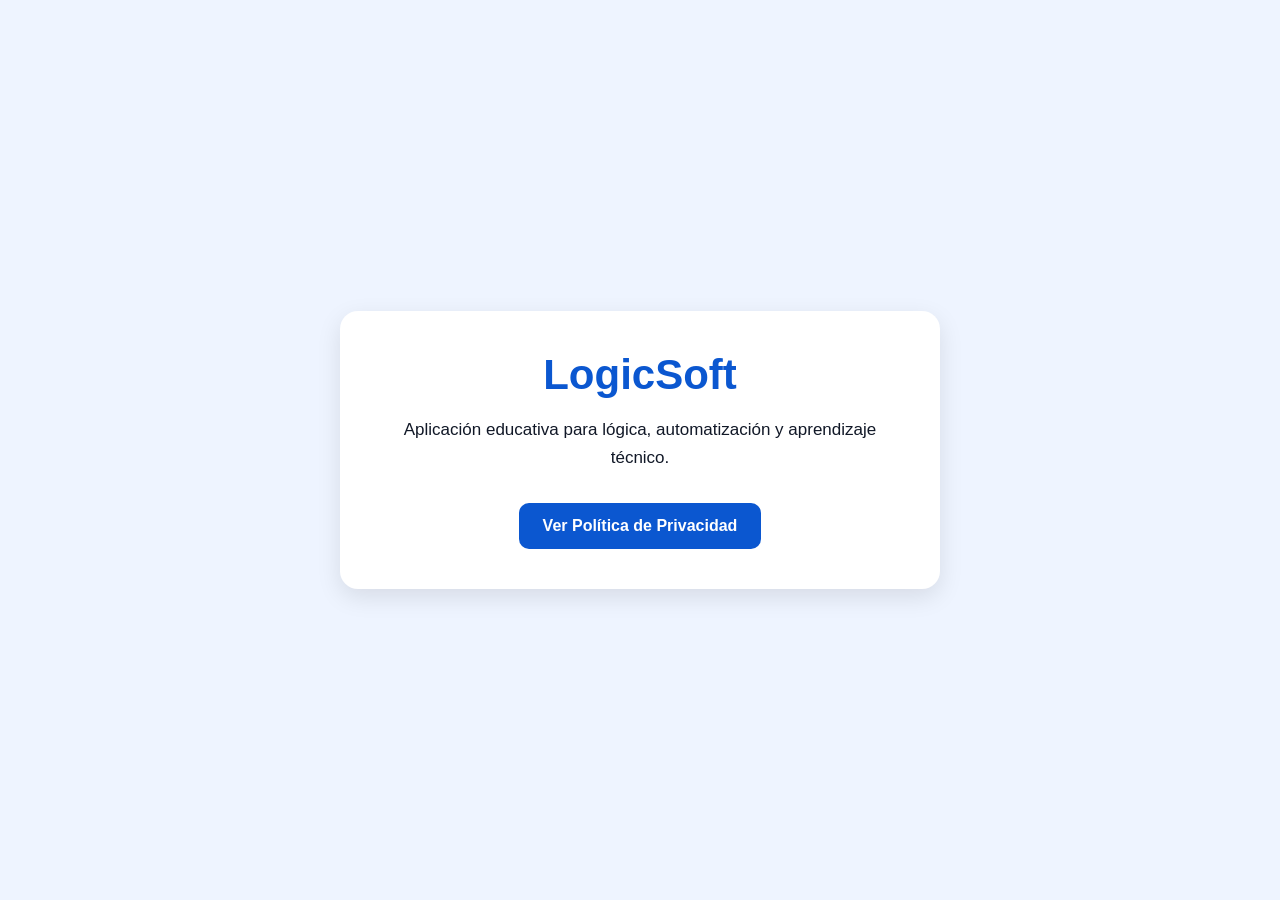
<file: index.html>
<!DOCTYPE html>
<html lang="es">
<head>
  <meta charset="UTF-8" />
  <meta name="viewport" content="width=device-width, initial-scale=1.0" />
  <title>LogicSoft</title>
  <style>
    body{font-family:Arial, sans-serif;margin:0;background:#eef4ff;color:#111827;display:flex;align-items:center;justify-content:center;min-height:100vh;text-align:center}
    .card{background:#fff;padding:40px;border-radius:18px;box-shadow:0 8px 25px rgba(0,0,0,.1);max-width:520px}
    h1{color:#0b57d0;font-size:42px;margin:0 0 10px}p{font-size:17px;line-height:1.6}
    a{display:inline-block;margin-top:15px;background:#0b57d0;color:#fff;text-decoration:none;padding:14px 24px;border-radius:10px;font-weight:bold}
  </style>
</head>
<body>
  <div class="card">
    <h1>LogicSoft</h1>
    <p>Aplicación educativa para lógica, automatización y aprendizaje técnico.</p>
    <a href="privacy.html">Ver Política de Privacidad</a>
  </div>
</body>
</html>
</file>
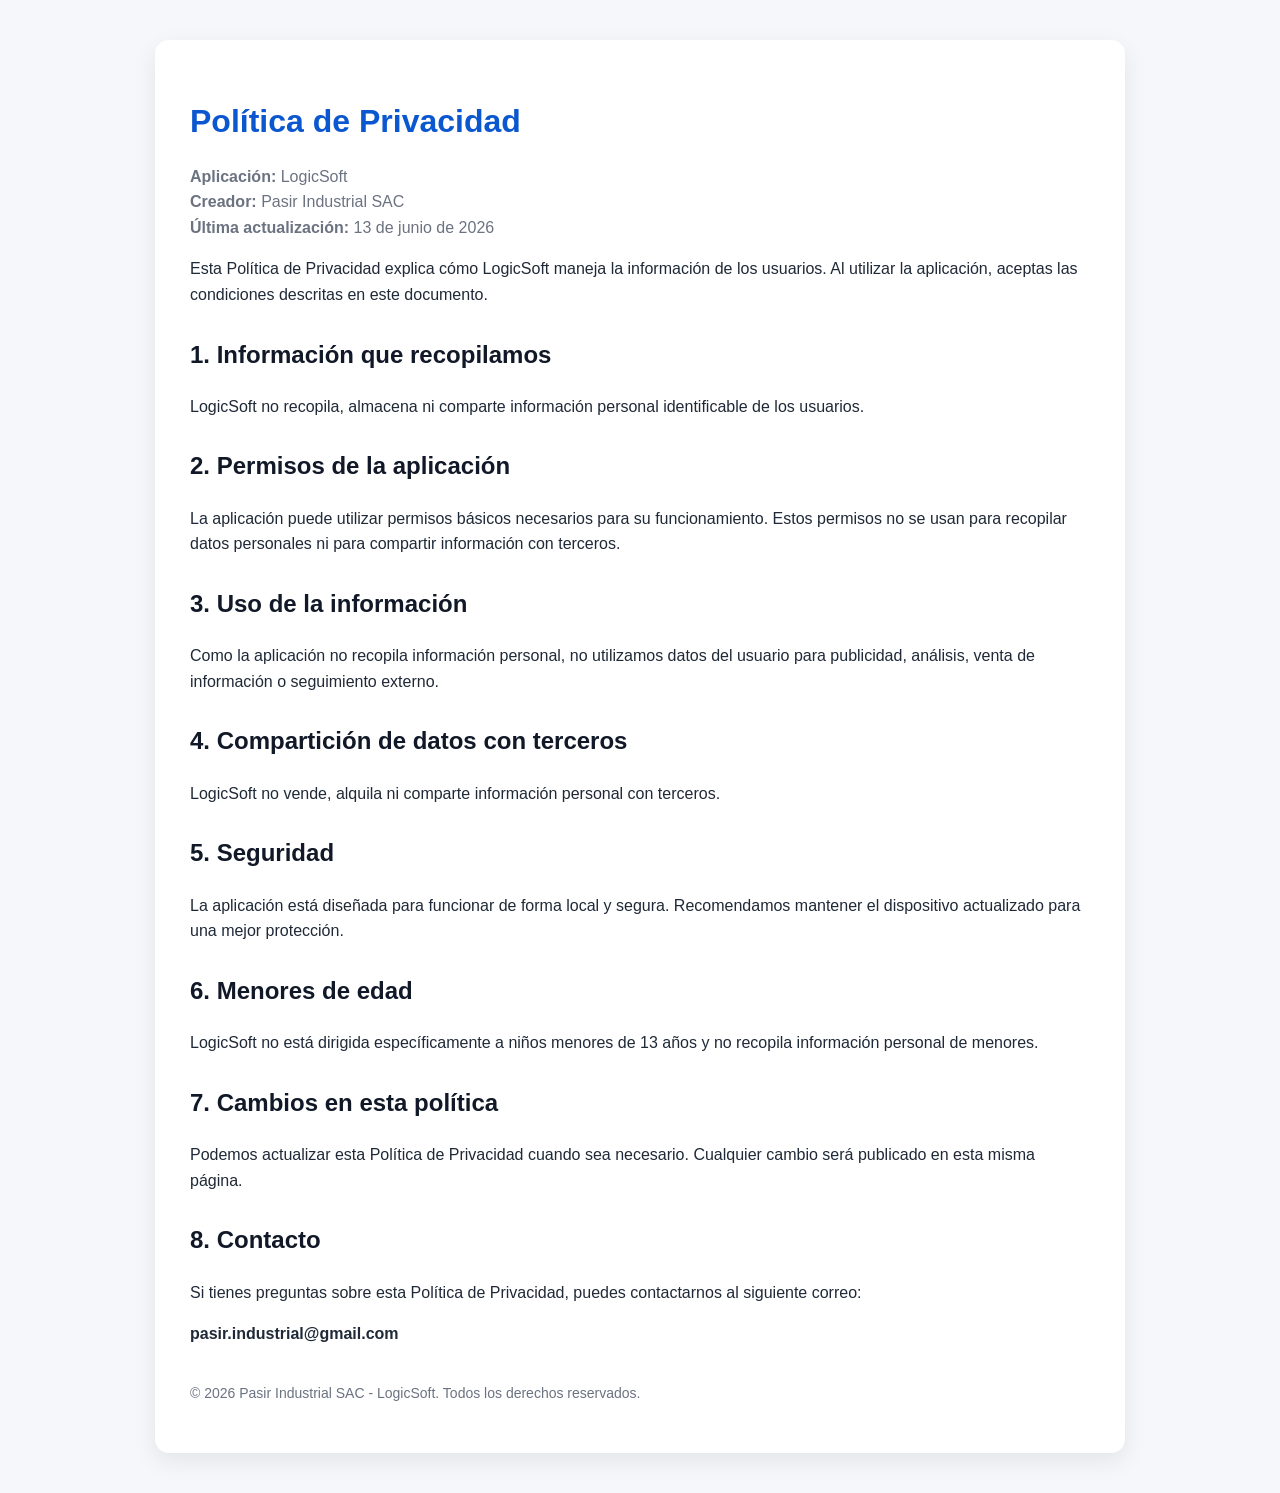
<file: privacy.html>
<!DOCTYPE html>
<html lang="es">
<head>
  <meta charset="UTF-8" />
  <meta name="viewport" content="width=device-width, initial-scale=1.0" />
  <title>Política de Privacidad - LogicSoft</title>
  <style>
    body{font-family:Arial, sans-serif;line-height:1.6;margin:0;background:#f5f7fb;color:#1f2937}
    .container{max-width:900px;margin:40px auto;background:#fff;padding:35px;border-radius:14px;box-shadow:0 8px 25px rgba(0,0,0,.08)}
    h1{color:#0b57d0;margin-bottom:5px} h2{color:#111827;margin-top:28px}
    p,li{font-size:16px}.date{color:#6b7280}.footer{margin-top:35px;font-size:14px;color:#6b7280}
  </style>
</head>
<body>
  <div class="container">
    <h1>Política de Privacidad</h1>
    <p class="date"><strong>Aplicación:</strong> LogicSoft<br><strong>Creador:</strong> Pasir Industrial SAC<br><strong>Última actualización:</strong> 13 de junio de 2026</p>

    <p>Esta Política de Privacidad explica cómo LogicSoft maneja la información de los usuarios. Al utilizar la aplicación, aceptas las condiciones descritas en este documento.</p>

    <h2>1. Información que recopilamos</h2>
    <p>LogicSoft no recopila, almacena ni comparte información personal identificable de los usuarios.</p>

    <h2>2. Permisos de la aplicación</h2>
    <p>La aplicación puede utilizar permisos básicos necesarios para su funcionamiento. Estos permisos no se usan para recopilar datos personales ni para compartir información con terceros.</p>

    <h2>3. Uso de la información</h2>
    <p>Como la aplicación no recopila información personal, no utilizamos datos del usuario para publicidad, análisis, venta de información o seguimiento externo.</p>

    <h2>4. Compartición de datos con terceros</h2>
    <p>LogicSoft no vende, alquila ni comparte información personal con terceros.</p>

    <h2>5. Seguridad</h2>
    <p>La aplicación está diseñada para funcionar de forma local y segura. Recomendamos mantener el dispositivo actualizado para una mejor protección.</p>

    <h2>6. Menores de edad</h2>
    <p>LogicSoft no está dirigida específicamente a niños menores de 13 años y no recopila información personal de menores.</p>

    <h2>7. Cambios en esta política</h2>
    <p>Podemos actualizar esta Política de Privacidad cuando sea necesario. Cualquier cambio será publicado en esta misma página.</p>

    <h2>8. Contacto</h2>
    <p>Si tienes preguntas sobre esta Política de Privacidad, puedes contactarnos al siguiente correo:</p>
    <p><strong>pasir.industrial@gmail.com</strong></p>

    <p class="footer">© 2026 Pasir Industrial SAC - LogicSoft. Todos los derechos reservados.</p>
  </div>
</body>
</html>
</file>
